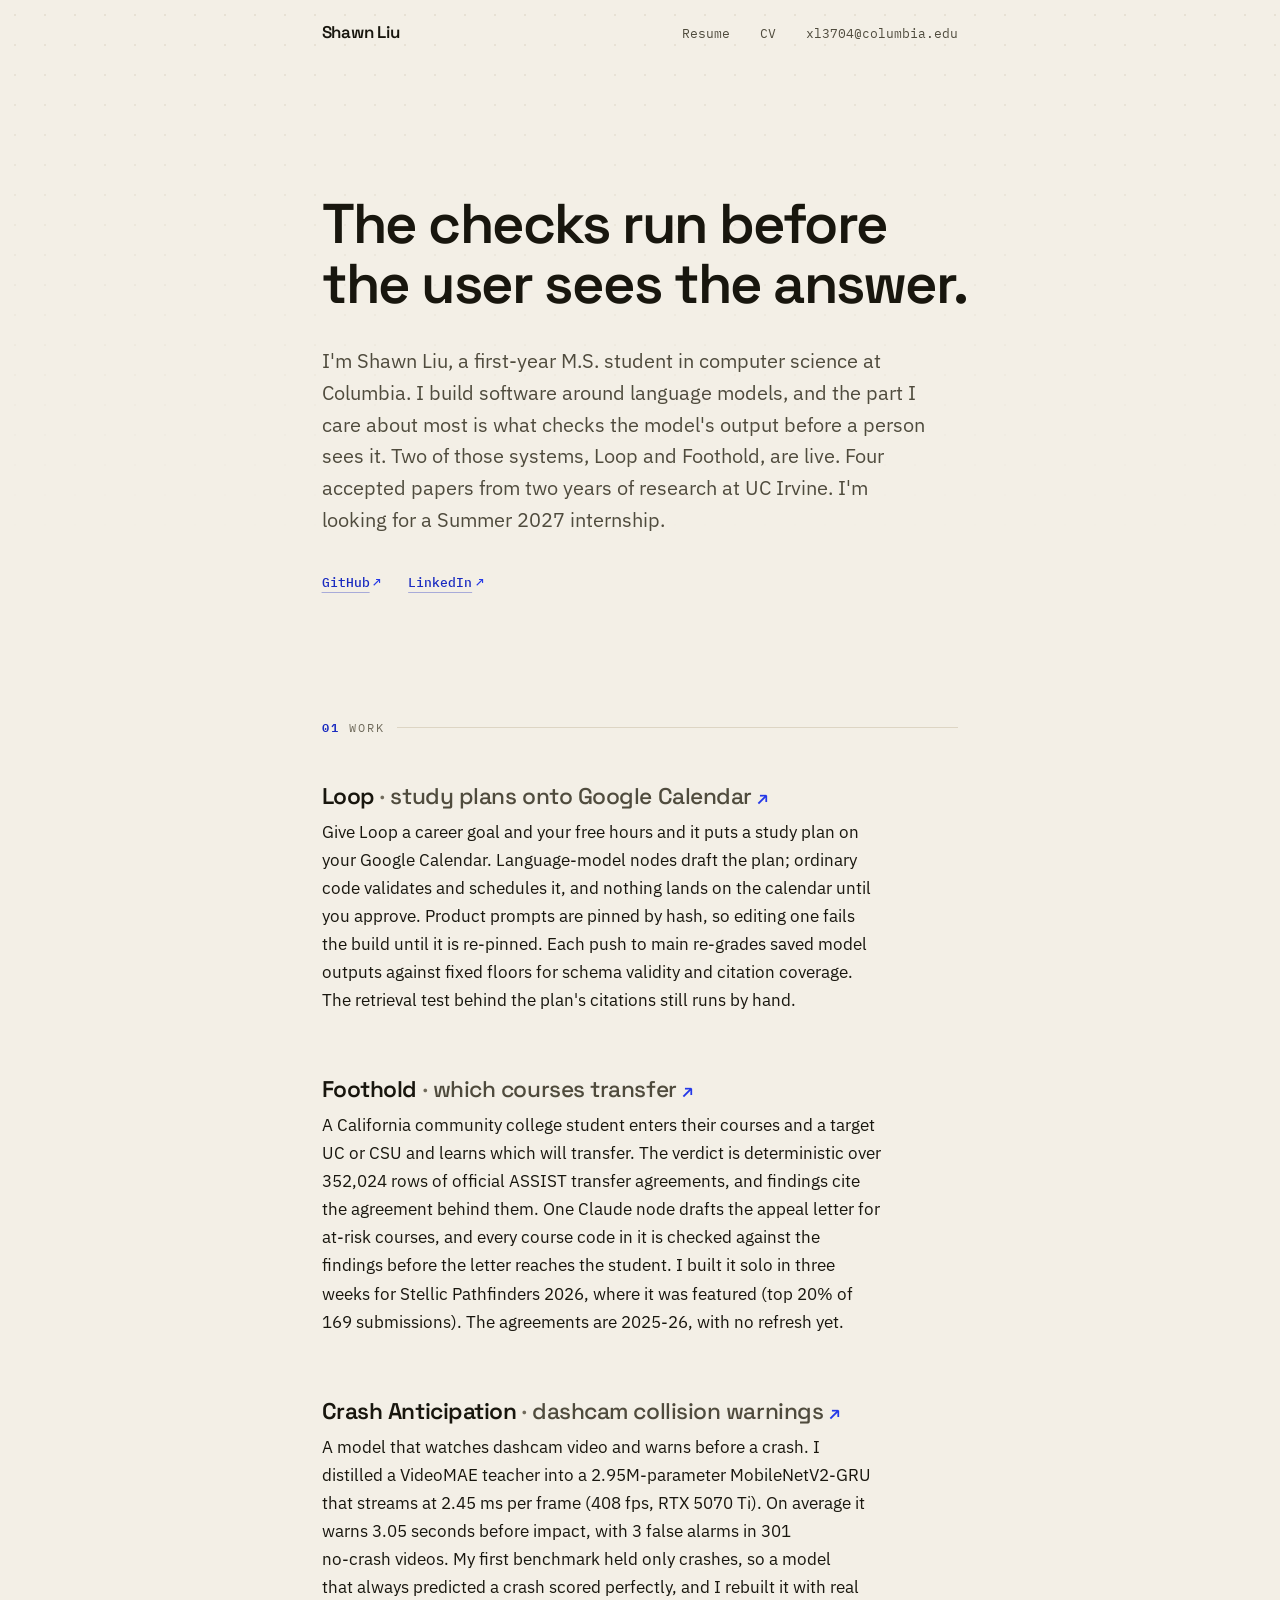
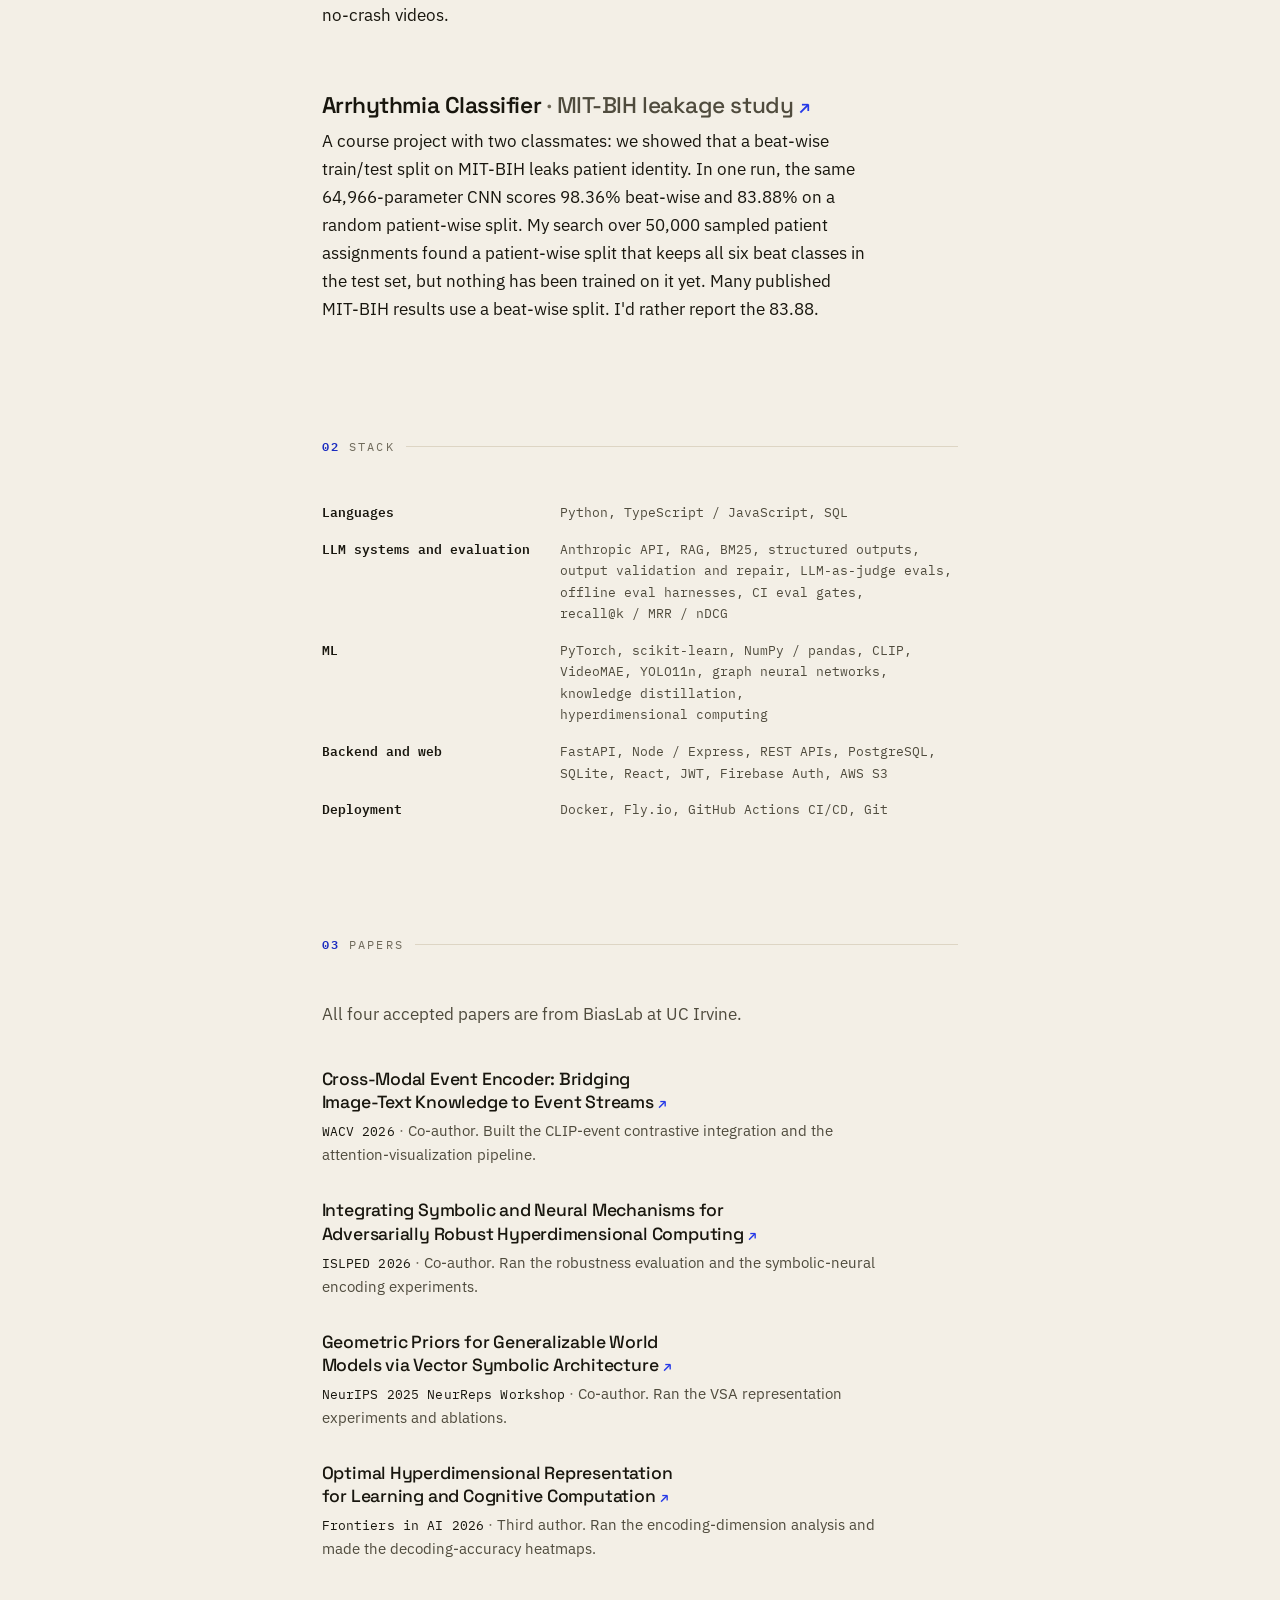
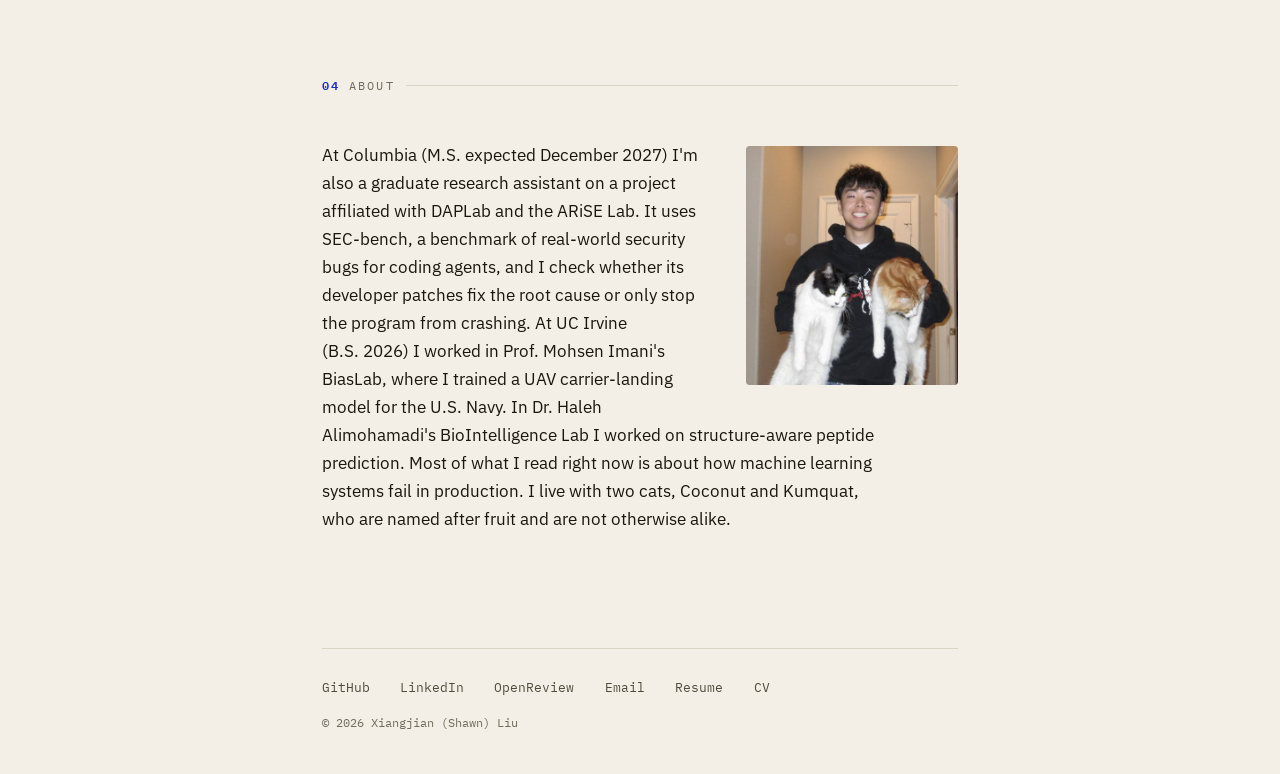
<file: index.html>
<!doctype html>
<html lang="en">
<head>
  <meta charset="utf-8" />
  <meta name="viewport" content="width=device-width, initial-scale=1" />
  <title>Xiangjian (Shawn) Liu · Columbia M.S. CS · ML and LLM systems</title>
  <meta name="description" content="Columbia M.S. CS student building LLM software and the checks that run before a person sees the output. Two systems live, four accepted papers." />
  <meta name="author" content="Xiangjian (Shawn) Liu" />
  <meta name="robots" content="index, follow, max-image-preview:large, max-snippet:-1" />
  <meta name="theme-color" content="#f3efe6" />
  <meta name="color-scheme" content="light" />
  <link rel="canonical" href="https://shawnnnliu.github.io/" />
  <link rel="sitemap" type="application/xml" href="sitemap.xml" />

  <!-- Icons -->
  <link rel="icon" href="favicon.ico" sizes="48x48" />
  <link rel="icon" href="favicon-96.png" type="image/png" sizes="96x96" />
  <link rel="apple-touch-icon" href="apple-touch-icon.png" />

  <!-- Identity -->
  <link rel="me" href="https://github.com/ShawnnnLiu/" />
  <link rel="me" href="https://www.linkedin.com/in/xiangjian-shawn-liu/" />

  <!-- Open Graph / Twitter -->
  <meta property="og:type" content="website" />
  <meta property="og:url" content="https://shawnnnliu.github.io/" />
  <meta property="og:site_name" content="Shawn Liu" />
  <meta property="og:locale" content="en_US" />
  <meta property="og:title" content="Shawn Liu · The checks run before the user sees the answer" />
  <meta property="og:description" content="Software around language models, and the checks that run before a person sees the output. Two systems live, four accepted papers. First-year M.S. CS student at Columbia." />
  <meta property="og:image" content="https://shawnnnliu.github.io/assets/og-card-2026-10.png" />
  <meta property="og:image:type" content="image/png" />
  <meta property="og:image:width" content="1200" />
  <meta property="og:image:height" content="630" />
  <meta property="og:image:alt" content="Shawn Liu. The checks run before the user sees the answer. Columbia M.S. CS, two systems live, four accepted papers. shawnnnliu.github.io" />
  <meta name="twitter:card" content="summary_large_image" />
  <meta name="twitter:title" content="Shawn Liu · The checks run before the user sees the answer" />
  <meta name="twitter:description" content="Software around language models, and the checks that run before a person sees the output. Two systems live, four accepted papers. First-year M.S. CS student at Columbia." />
  <meta name="twitter:image" content="https://shawnnnliu.github.io/assets/og-card-2026-10.png" />
  <meta name="twitter:image:alt" content="Shawn Liu. The checks run before the user sees the answer." />

  <link rel="preconnect" href="https://fonts.googleapis.com" />
  <link rel="preconnect" href="https://fonts.gstatic.com" crossorigin />
  <link href="https://fonts.googleapis.com/css2?family=IBM+Plex+Mono:wght@400;500;600&family=IBM+Plex+Sans:wght@400&family=Space+Grotesk:wght@500;600&display=swap" rel="stylesheet" />
  <link rel="stylesheet" href="style.css?v=2026-10-17" />

  <script type="application/ld+json">
  {
    "@context": "https://schema.org",
    "@graph": [
      {
        "@type": "WebSite",
        "@id": "https://shawnnnliu.github.io/#website",
        "url": "https://shawnnnliu.github.io/",
        "name": "Shawn Liu",
        "alternateName": [
          "Xiangjian (Shawn) Liu",
          "Xiangjian Liu"
        ],
        "publisher": {
          "@id": "https://shawnnnliu.github.io/#person"
        },
        "inLanguage": "en"
      },
      {
        "@type": "ProfilePage",
        "@id": "https://shawnnnliu.github.io/#profilepage",
        "url": "https://shawnnnliu.github.io/",
        "name": "Xiangjian (Shawn) Liu · Columbia M.S. CS · ML and LLM systems",
        "isPartOf": {
          "@id": "https://shawnnnliu.github.io/#website"
        },
        "mainEntity": {
          "@id": "https://shawnnnliu.github.io/#person"
        },
        "dateModified": "2026-10-16",
        "primaryImageOfPage": {
          "@type": "ImageObject",
          "url": "https://shawnnnliu.github.io/assets/og-card-2026-10.png",
          "width": 1200,
          "height": 630
        },
        "inLanguage": "en"
      },
      {
        "@type": "Person",
        "@id": "https://shawnnnliu.github.io/#person",
        "name": "Xiangjian (Shawn) Liu",
        "alternateName": [
          "Shawn Liu",
          "Xiangjian Liu"
        ],
        "givenName": "Xiangjian",
        "familyName": "Liu",
        "url": "https://shawnnnliu.github.io/",
        "image": "https://shawnnnliu.github.io/assets/portrait.jpg",
        "description": "First-year M.S. student in computer science at Columbia, expected December 2027, and a 2026 UC Irvine computer science graduate, building software around language models and the checks that run before a person sees the output.",
        "affiliation": {
          "@type": "CollegeOrUniversity",
          "name": "Columbia University",
          "sameAs": "https://www.wikidata.org/wiki/Q49088"
        },
        "alumniOf": {
          "@type": "CollegeOrUniversity",
          "name": "University of California, Irvine",
          "sameAs": "https://www.wikidata.org/wiki/Q868421"
        },
        "knowsAbout": [
          "LLM evaluation",
          "Retrieval evaluation",
          "Machine learning",
          "Computer vision",
          "Knowledge distillation",
          "Hyperdimensional computing",
          "Full-stack engineering"
        ],
        "email": "mailto:xl3704@columbia.edu",
        "sameAs": [
          "https://github.com/ShawnnnLiu/",
          "https://www.linkedin.com/in/xiangjian-shawn-liu/",
          "https://openreview.net/profile?id=%7EXiangjian_Liu1"
        ]
      },
      {
        "@type": "ScholarlyArticle",
        "headline": "Cross-Modal Event Encoder: Bridging Image-Text Knowledge to Event Streams",
        "author": [
          {
            "@type": "Person",
            "name": "Sungheon Jeong"
          },
          {
            "@type": "Person",
            "name": "Hanning Chen"
          },
          {
            "@type": "Person",
            "name": "Sanggeon Yun"
          },
          {
            "@type": "Person",
            "name": "Suhyeon Cho"
          },
          {
            "@type": "Person",
            "name": "Wenjun Huang"
          },
          {
            "@id": "https://shawnnnliu.github.io/#person"
          },
          {
            "@type": "Person",
            "name": "Mohsen Imani"
          }
        ],
        "url": "https://openaccess.thecvf.com/content/WACV2026/html/Jeong_Cross-Modal_Event_Encoder_Bridging_Image-Text_Knowledge_to_Event_Streams_WACV_2026_paper.html",
        "sameAs": "https://arxiv.org/abs/2412.03093",
        "isPartOf": {
          "@type": "CreativeWorkSeries",
          "name": "IEEE/CVF Winter Conference on Applications of Computer Vision (WACV) 2026"
        },
        "pagination": "3213-3222",
        "datePublished": "2026-03"
      },
      {
        "@type": "ScholarlyArticle",
        "headline": "Integrating Symbolic and Neural Mechanisms for Adversarially Robust Hyperdimensional Computing",
        "author": [
          {
            "@type": "Person",
            "name": "Hamza Errahmouni Barkam"
          },
          {
            "@type": "Person",
            "name": "Salaar Saraj"
          },
          {
            "@type": "Person",
            "name": "Zhen Ye"
          },
          {
            "@id": "https://shawnnnliu.github.io/#person"
          },
          {
            "@type": "Person",
            "name": "Haleh Alimohamadi"
          },
          {
            "@type": "Person",
            "name": "Nathaniel Bastian"
          },
          {
            "@type": "Person",
            "name": "Mohsen Imani"
          }
        ],
        "url": "https://doi.org/10.1145/3816440.3818596",
        "isPartOf": {
          "@type": "CreativeWorkSeries",
          "name": "ACM/IEEE International Symposium on Low Power Electronics and Design (ISLPED) 2026"
        },
        "datePublished": "2026"
      },
      {
        "@type": "ScholarlyArticle",
        "headline": "Geometric Priors for Generalizable World Models via Vector Symbolic Architecture",
        "author": [
          {
            "@type": "Person",
            "name": "William Youngwoo Chung"
          },
          {
            "@type": "Person",
            "name": "Calvin Yeung"
          },
          {
            "@type": "Person",
            "name": "Hansen Jin Lillemark"
          },
          {
            "@type": "Person",
            "name": "Zhuowen Zou"
          },
          {
            "@id": "https://shawnnnliu.github.io/#person"
          },
          {
            "@type": "Person",
            "name": "Mohsen Imani"
          }
        ],
        "url": "https://openreview.net/forum?id=0MJ1PW2vE8",
        "isPartOf": {
          "@type": "CreativeWorkSeries",
          "name": "NeurIPS 2025 Workshop on Symmetry and Geometry in Neural Representations (NeurReps)"
        },
        "datePublished": "2025",
        "sameAs": "https://arxiv.org/abs/2602.21467"
      },
      {
        "@type": "ScholarlyArticle",
        "headline": "Optimal Hyperdimensional Representation for Learning and Cognitive Computation",
        "author": [
          {
            "@type": "Person",
            "name": "Prathyush P. Poduval"
          },
          {
            "@type": "Person",
            "name": "Hamza Errahmouni Barkam"
          },
          {
            "@id": "https://shawnnnliu.github.io/#person"
          },
          {
            "@type": "Person",
            "name": "Sanggeon Yun"
          },
          {
            "@type": "Person",
            "name": "Yang Ni"
          },
          {
            "@type": "Person",
            "name": "Zhuowen Zou"
          },
          {
            "@type": "Person",
            "name": "Nathaniel D. Bastian"
          },
          {
            "@type": "Person",
            "name": "Mohsen Imani"
          }
        ],
        "url": "https://www.frontiersin.org/journals/artificial-intelligence/articles/10.3389/frai.2026.1690492/full",
        "identifier": "https://doi.org/10.3389/frai.2026.1690492",
        "isPartOf": {
          "@type": "Periodical",
          "name": "Frontiers in Artificial Intelligence"
        },
        "datePublished": "2026-02-10"
      }
    ]
  }
  </script>
</head>
<body>
  <a class="skip" href="#main">Skip to content</a>

  <header class="masthead">
    <div class="col masthead__in">
      <a class="masthead__name" href="#top">Shawn Liu</a>
      <nav class="masthead__links" aria-label="Resume, CV and email">
        <a href="assets/CV/Shawn_Liu_Resume.pdf" target="_blank" rel="noopener">Resume<span class="vh"> (PDF)</span></a>
        <a href="assets/CV/Shawn_Liu_CV.pdf" target="_blank" rel="noopener">CV<span class="vh"> (PDF)</span></a>
        <a href="mailto:xl3704@columbia.edu"><span class="mail-full">xl3704@columbia.edu</span> <span class="mail-short">Email</span></a>
      </nav>
    </div>
  </header>

  <main id="main">
    <section class="hero col" aria-labelledby="hero-title">
      <h1 id="hero-title">The checks run before the user sees the answer.</h1>
      <p class="lede">I'm Shawn Liu, a <span class="nw">first-year</span> M.S. student in computer science at Columbia. I build software around language models, and the part I care about most is what checks the model's output before a person sees it. Two of those systems, Loop and Foothold, are live. Four accepted papers from two years of research at UC&nbsp;Irvine. I'm looking for a Summer 2027 internship.</p>
      <p class="hero__links">
        <a class="out" href="https://github.com/ShawnnnLiu/" target="_blank" rel="noopener"><span>GitHub</span></a>
        <a class="out" href="https://www.linkedin.com/in/xiangjian-shawn-liu/" target="_blank" rel="noopener"><span>LinkedIn</span></a>
      </p>
    </section>

    <section class="block col" id="work" aria-labelledby="work-label">
      <h2 class="label" id="work-label"><span><span class="idx" aria-hidden="true">01</span> Work</span></h2>

      <article class="item">
        <h3 class="item__t"><a href="https://loop-study.com" target="_blank" rel="noopener"><span class="nm">Loop</span> <span class="sep">·</span> <span class="ds">study plans onto Google <span class="nw out">Calendar</span></span></a></h3>
        <p>Give Loop a career goal and your free hours and it puts a study plan on your Google Calendar. <span class="nw">Language-model</span> nodes draft the plan; ordinary code validates and schedules it, and nothing lands on the calendar until you approve. Product prompts are pinned by hash, so editing one fails the build until it is <span class="nw">re-pinned</span>. Each push to main <span class="nw">re-grades</span> saved model outputs against fixed floors for schema validity and citation coverage. The retrieval test behind the plan's citations still runs by hand.</p>
      </article>

      <article class="item">
        <h3 class="item__t"><a href="https://foothold-transfer.com" target="_blank" rel="noopener"><span class="nm">Foothold</span> <span class="sep">·</span> <span class="ds">which courses <span class="nw out">transfer</span></span></a></h3>
        <p>A California community college student enters their courses and a target UC or CSU and learns which will transfer. The verdict is deterministic over 352,024 rows of official ASSIST transfer agreements, and findings cite the agreement behind them. One Claude node drafts the appeal letter for <span class="nw">at-risk</span> courses, and every course code in it is checked against the findings before the letter reaches the student. I built it solo in three weeks for Stellic Pathfinders 2026, where it was featured (top 20% of 169 submissions). The agreements are <span class="nw">2025-26</span>, with no refresh yet.</p>
      </article>

      <article class="item">
        <h3 class="item__t"><a href="https://github.com/ShawnnnLiu/Crash-Anticipation" target="_blank" rel="noopener"><span class="nm">Crash Anticipation</span> <span class="sep">·</span> <span class="ds">dashcam collision <span class="nw out">warnings</span></span></a></h3>
        <p>A model that watches dashcam video and warns before a crash. I distilled a VideoMAE teacher into a <span class="nw">2.95M-parameter</span> <span class="nw">MobileNetV2-GRU</span> that streams at 2.45&nbsp;ms per frame (408&nbsp;fps, <span class="nw">RTX 5070 Ti</span>). On average it warns 3.05 seconds before impact, with 3 false alarms in 301 <span class="nw">no-crash</span> videos. My first benchmark held only crashes, so a model that always predicted a crash scored perfectly, and I rebuilt it with real <span class="nw">no-crash</span> videos.</p>
      </article>

      <article class="item">
        <h3 class="item__t"><a href="https://github.com/ShawnnnLiu/Arrythmia_Classifier" target="_blank" rel="noopener"><span class="nm">Arrhythmia Classifier</span> <span class="sep">·</span> <span class="ds"><span class="nw">MIT-BIH</span> leakage <span class="nw out">study</span></span></a></h3>
        <p>A course project with two classmates: we showed that a <span class="nw">beat-wise</span> train/test split on <span class="nw">MIT-BIH</span> leaks patient identity. In one run, the same <span class="nw">64,966-parameter</span> CNN scores 98.36% <span class="nw">beat-wise</span> and 83.88% on a random <span class="nw">patient-wise</span> split. My search over 50,000 sampled patient assignments found a <span class="nw">patient-wise</span> split that keeps all six beat classes in the test set, but nothing has been trained on it yet. Many published <span class="nw">MIT-BIH</span> results use a <span class="nw">beat-wise</span> split. I'd rather report the 83.88.</p>
      </article>
    </section>

    <section class="block col" id="stack" aria-labelledby="stack-label">
      <h2 class="label" id="stack-label"><span><span class="idx" aria-hidden="true">02</span> Stack</span></h2>
      <dl class="stack">
        <div><dt>Languages</dt><dd><span>Python</span>, <span>TypeScript / JavaScript</span>, <span>SQL</span></dd></div>
        <div><dt>LLM systems and evaluation</dt><dd><span>Anthropic API</span>, <span>RAG</span>, <span>BM25</span>, <span>structured outputs</span>, <span>output validation and repair</span>, <span>LLM-as-judge evals</span>, <span>offline eval harnesses</span>, <span>CI eval gates</span>, <span>recall@k / MRR / nDCG</span></dd></div>
        <div><dt>ML</dt><dd><span>PyTorch</span>, <span>scikit-learn</span>, <span>NumPy / pandas</span>, <span>CLIP</span>, <span>VideoMAE</span>, <span>YOLO11n</span>, <span>graph neural networks</span>, <span>knowledge distillation</span>, <span>hyperdimensional computing</span></dd></div>
        <div><dt>Backend and web</dt><dd><span>FastAPI</span>, <span>Node / Express</span>, <span>REST APIs</span>, <span>PostgreSQL</span>, <span>SQLite</span>, <span>React</span>, <span>JWT</span>, <span>Firebase Auth</span>, <span>AWS S3</span></dd></div>
        <div><dt>Deployment</dt><dd><span>Docker</span>, <span>Fly.io</span>, <span>GitHub Actions CI/CD</span>, <span>Git</span></dd></div>
      </dl>
    </section>

    <section class="block col" id="papers" aria-labelledby="papers-label">
      <h2 class="label" id="papers-label"><span><span class="idx" aria-hidden="true">03</span> Papers</span></h2>
      <p class="papers__intro">All four accepted papers are from BiasLab at UC&nbsp;Irvine.</p>
      <ol class="papers" role="list">
        <li class="paper">
          <h3 class="paper__t"><a href="https://openaccess.thecvf.com/content/WACV2026/html/Jeong_Cross-Modal_Event_Encoder_Bridging_Image-Text_Knowledge_to_Event_Streams_WACV_2026_paper.html" target="_blank" rel="noopener"><span class="nw">Cross-Modal</span> Event Encoder: Bridging <span class="nw">Image-Text</span> Knowledge to Event <span class="nw out">Streams</span></a></h3>
          <p class="paper__m"><span class="venue">WACV 2026</span> <span class="sep">·</span> <span class="nw">Co-author</span>. Built the <span class="nw">CLIP-event</span> contrastive integration and the <span class="nw">attention-visualization</span> pipeline.</p>
        </li>
        <li class="paper">
          <h3 class="paper__t"><a href="https://doi.org/10.1145/3816440.3818596" target="_blank" rel="noopener">Integrating Symbolic and Neural Mechanisms for Adversarially Robust Hyperdimensional <span class="nw out">Computing</span></a></h3>
          <p class="paper__m"><span class="venue">ISLPED 2026</span> <span class="sep">·</span> <span class="nw">Co-author</span>. Ran the robustness evaluation and the <span class="nw">symbolic-neural</span> encoding experiments.</p>
        </li>
        <li class="paper">
          <h3 class="paper__t"><a href="https://openreview.net/forum?id=0MJ1PW2vE8" target="_blank" rel="noopener">Geometric Priors for Generalizable World Models via Vector Symbolic <span class="nw out">Architecture</span></a></h3>
          <p class="paper__m"><span class="venue">NeurIPS 2025 NeurReps Workshop</span> <span class="sep">·</span> <span class="nw">Co-author</span>. Ran the VSA representation experiments and ablations.</p>
        </li>
        <li class="paper">
          <h3 class="paper__t"><a href="https://www.frontiersin.org/journals/artificial-intelligence/articles/10.3389/frai.2026.1690492/full" target="_blank" rel="noopener">Optimal Hyperdimensional Representation for Learning and Cognitive <span class="nw out">Computation</span></a></h3>
          <p class="paper__m"><span class="venue">Frontiers in AI 2026</span> <span class="sep">·</span> Third author. Ran the <span class="nw">encoding-dimension</span> analysis and made the <span class="nw">decoding-accuracy</span> heatmaps.</p>
        </li>
      </ol>
    </section>

    <section class="block col" id="about" aria-labelledby="about-label">
      <h2 class="label" id="about-label"><span><span class="idx" aria-hidden="true">04</span> About</span></h2>
      <div class="about">
        <img src="assets/portrait.jpg" width="480" height="540" alt="Shawn Liu holding Coconut, a black-and-white cat, and Kumquat, an orange-and-white cat" loading="lazy" decoding="async" />
        <p>At Columbia <span class="nw">(M.S. expected</span> <span class="nw">December 2027)</span> I'm also a graduate research assistant on a project affiliated with DAPLab and the ARiSE Lab. It uses <span class="nw">SEC-bench</span>, a benchmark of <span class="nw">real-world</span> security bugs for coding agents, and I check whether its developer patches fix the root cause or only stop the program from crashing. At UC&nbsp;Irvine <span class="nw">(B.S. 2026)</span> I worked in Prof.&nbsp;Mohsen Imani's BiasLab, where I trained a UAV <span class="nw">carrier-landing</span> model for the U.S.&nbsp;Navy. In Dr.&nbsp;Haleh Alimohamadi's BioIntelligence Lab I worked on <span class="nw">structure-aware</span> peptide prediction. Most of what I read right now is about how machine learning systems fail in production. I live with two cats, Coconut and Kumquat, who are named after fruit and are not otherwise alike.</p>
      </div>
    </section>
  </main>

  <footer class="foot">
    <div class="col"><div class="foot__in">
      <nav class="foot__links" aria-label="Links">
        <a href="https://github.com/ShawnnnLiu/" target="_blank" rel="noopener">GitHub</a>
        <a href="https://www.linkedin.com/in/xiangjian-shawn-liu/" target="_blank" rel="noopener">LinkedIn</a>
        <a href="https://openreview.net/profile?id=%7EXiangjian_Liu1" target="_blank" rel="noopener">OpenReview</a>
        <a href="mailto:xl3704@columbia.edu">Email</a>
        <a href="assets/CV/Shawn_Liu_Resume.pdf" target="_blank" rel="noopener">Resume<span class="vh"> (PDF)</span></a>
        <a href="assets/CV/Shawn_Liu_CV.pdf" target="_blank" rel="noopener">CV<span class="vh"> (PDF)</span></a>
      </nav>
      <p class="foot__c">© 2026 Xiangjian (Shawn) Liu</p>
    </div></div>
  </footer>
</body>
</html>
</file>
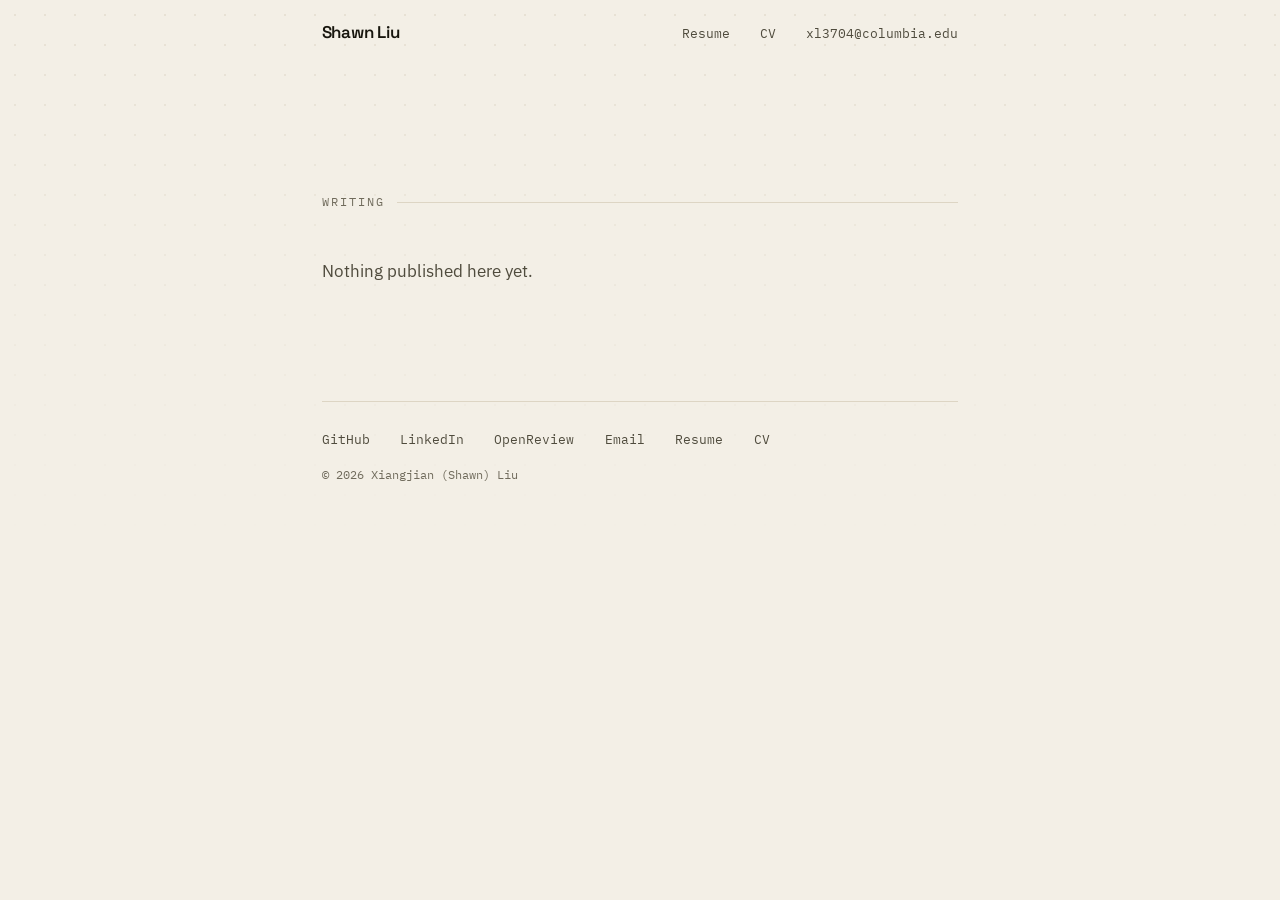
<file: writing/index.html>
<!doctype html>
<html lang="en">
<head>
  <meta charset="utf-8" />
  <meta name="viewport" content="width=device-width, initial-scale=1" />
  <title>Writing · Shawn Liu</title>
  <meta name="description" content="Writing by Xiangjian (Shawn) Liu. Nothing published yet." />
  <meta name="author" content="Xiangjian (Shawn) Liu" />
  <!-- Kept out of search until the first post is live; then switch to index and add it to sitemap.xml. -->
  <meta name="robots" content="noindex, follow" />
  <meta name="theme-color" content="#f3efe6" />
  <meta name="color-scheme" content="light" />
  <link rel="canonical" href="https://shawnnnliu.github.io/writing/" />
  <link rel="icon" href="../favicon.ico" sizes="48x48" />
  <link rel="icon" href="../favicon-96.png" type="image/png" sizes="96x96" />
  <link rel="apple-touch-icon" href="../apple-touch-icon.png" />
  <link rel="preconnect" href="https://fonts.googleapis.com" />
  <link rel="preconnect" href="https://fonts.gstatic.com" crossorigin />
  <link href="https://fonts.googleapis.com/css2?family=IBM+Plex+Mono:wght@400;500;600&family=IBM+Plex+Sans:wght@400&family=Space+Grotesk:wght@500;600&display=swap" rel="stylesheet" />
  <link rel="stylesheet" href="../style.css?v=2026-10-17" />
</head>
<body>
  <a class="skip" href="#main">Skip to content</a>

  <header class="masthead">
    <div class="col masthead__in">
      <a class="masthead__name" href="../index.html">Shawn Liu</a>
      <nav class="masthead__links" aria-label="Resume, CV and email">
        <a href="../assets/CV/Shawn_Liu_Resume.pdf" target="_blank" rel="noopener">Resume<span class="vh"> (PDF)</span></a>
        <a href="../assets/CV/Shawn_Liu_CV.pdf" target="_blank" rel="noopener">CV<span class="vh"> (PDF)</span></a>
        <a href="mailto:xl3704@columbia.edu"><span class="mail-full">xl3704@columbia.edu</span> <span class="mail-short">Email</span></a>
      </nav>
    </div>
  </header>

  <main id="main">
    <section class="writing block col" aria-labelledby="writing-label">
      <h1 class="label" id="writing-label"><span>Writing</span></h1>
      <p class="empty">Nothing published here yet.</p>
    </section>
  </main>

  <footer class="foot">
    <div class="col"><div class="foot__in">
      <nav class="foot__links" aria-label="Links">
        <a href="https://github.com/ShawnnnLiu/" target="_blank" rel="noopener">GitHub</a>
        <a href="https://www.linkedin.com/in/xiangjian-shawn-liu/" target="_blank" rel="noopener">LinkedIn</a>
        <a href="https://openreview.net/profile?id=%7EXiangjian_Liu1" target="_blank" rel="noopener">OpenReview</a>
        <a href="mailto:xl3704@columbia.edu">Email</a>
        <a href="../assets/CV/Shawn_Liu_Resume.pdf" target="_blank" rel="noopener">Resume<span class="vh"> (PDF)</span></a>
        <a href="../assets/CV/Shawn_Liu_CV.pdf" target="_blank" rel="noopener">CV<span class="vh"> (PDF)</span></a>
      </nav>
      <p class="foot__c">© 2026 Xiangjian (Shawn) Liu</p>
    </div></div>
  </footer>
</body>
</html>
</file>
<file: style.css>
/* ============================================================
   shawnnnliu.github.io: one column, no JavaScript.
   Tokens, fonts and the dotted texture carry over from the 2026
   design; cards, bands, badges and animation are gone.
   ============================================================ */

:root {
  --paper:   #f3efe6;
  --ink:     #18160e;
  --ink-2:   #4f4b3d;
  --ink-3:   #706b5c;   /* 4.6:1 on paper (the old #7b7666 was 3.96:1) */
  --line:    #ddd5c4;
  --accent:  #2438e8;
  --accent-deep: #1a2bc0;   /* links and small text on paper */

  --sans: 'IBM Plex Sans', system-ui, -apple-system, 'Segoe UI', Roboto, sans-serif;
  --display: 'Space Grotesk', var(--sans);
  --mono: 'IBM Plex Mono', ui-monospace, SFMono-Regular, Menlo, monospace;

  --r: 4px;
  --pad: clamp(1.1rem, 4vw, 2.6rem);
  --col: 720px;
  --measure: 35rem;          /* about 68 characters of body text */
  --gap-block: clamp(4.25rem, 9vw, 7.5rem);
}

* { box-sizing: border-box; }
html { -webkit-text-size-adjust: 100%; background: var(--paper); }
body {
  margin: 0;
  position: relative;
  z-index: 0;
  font-family: var(--sans);
  font-size: 17px;
  line-height: 1.65;
  color: var(--ink);
  background: var(--paper);
  -webkit-font-smoothing: antialiased;
  text-rendering: optimizeLegibility;
}

/* Graph-paper dots behind the top of the page, fading out. */
body::before {
  content: "";
  position: absolute;
  top: 0; left: 0; right: 0;
  height: 780px;
  z-index: -1;
  pointer-events: none;
  background-image: radial-gradient(var(--line) 1px, transparent 1.4px);
  background-size: 30px 30px;
  opacity: .55;
  -webkit-mask-image: linear-gradient(180deg, #000 0%, transparent 72%);
  mask-image: linear-gradient(180deg, #000 0%, transparent 72%);
}

img { max-width: 100%; display: block; }
a { color: var(--accent-deep); text-decoration: none; }
h1, h2, h3 { margin: 0; color: var(--ink); }
p { margin: 0; }
ol, ul, dl, dd { margin: 0; padding: 0; list-style: none; }
::selection { background: var(--accent); color: #fff; }
:focus-visible { outline: 2.5px solid var(--accent); outline-offset: 3px; border-radius: 2px; }
.nw { white-space: nowrap; }
.vh {   /* visually hidden, still read by screen readers */
  position: absolute; width: 1px; height: 1px; margin: -1px; padding: 0;
  overflow: hidden; clip: rect(0 0 0 0); white-space: nowrap; border: 0;
}

.col { width: 100%; max-width: var(--col); margin-inline: auto; padding-inline: var(--pad); }

.skip {
  position: absolute;
  left: var(--pad);
  top: -100px;
  padding: .55rem .9rem;
  background: var(--ink);
  color: var(--paper);
  font-family: var(--mono);
  font-size: .8rem;
  border-radius: var(--r);
  z-index: 10;
}
.skip:focus { top: .6rem; }

/* Outbound arrow, silent to screen readers where alt text for
   generated content is supported. */
.out::after {
  content: "\2197";
  content: "\2197" / "";
  display: inline-block;
  margin-left: .3em;
  font-size: .82em;
  color: var(--accent);
  transition: transform .2s ease;
}
a:hover .out::after, a.out:hover::after { transform: translate(2px, -2px); }

/* Every standalone link is at least a 44px target. */
.masthead a,
.hero__links a,
.foot a { display: inline-flex; align-items: center; min-height: 44px; }

/* ---------- Header ---------- */
.masthead__in {
  display: flex;
  align-items: center;
  justify-content: space-between;
  gap: 1rem;
  padding-block: .7rem;
}
.masthead__name {
  font-family: var(--display);
  font-weight: 600;
  font-size: 1.06rem;
  letter-spacing: -.015em;
  color: var(--ink);
}
.masthead__links { display: flex; align-items: center; gap: clamp(1.1rem, 3vw, 1.9rem); }
.masthead__links a {
  font-family: var(--mono);
  font-size: .8rem;
  color: var(--ink-2);
  transition: color .2s;
}
.masthead a:hover { color: var(--accent-deep); }
.mail-short { display: none; }
@media (max-width: 479px) {
  .mail-full { display: none; }
  .mail-short { display: inline; }
}

/* ---------- Hero ---------- */
.hero { padding-top: clamp(3.4rem, 10vw, 8.5rem); padding-bottom: var(--gap-block); }
.hero h1 {
  /* Wider than the text column so the line sets in two lines on a desktop
     screen; the right edge never passes the page gutter. */
  width: min(52rem, calc(50vw + var(--col) / 2 - 2 * var(--pad)));
  max-width: calc(100vw - 2 * var(--pad));
  font-family: var(--display);
  font-weight: 600;
  font-size: clamp(36px, calc(19px + 3.6vw), 56px);
  line-height: 1.06;
  letter-spacing: -.032em;
  text-wrap: balance;
  margin-bottom: clamp(1.4rem, 3vw, 2rem);
}
.lede {
  max-width: 38rem;
  font-size: clamp(1.1rem, 1.6vw, 1.3rem);   /* never smaller than the 17px body text */
  line-height: 1.55;
  color: var(--ink-2);
  text-wrap: pretty;
}
.hero__links { display: flex; flex-wrap: wrap; gap: 0 1.7rem; margin-top: clamp(1.1rem, 2.4vw, 1.5rem); }
.hero__links a {
  font-family: var(--mono);
  font-size: .84rem;
  font-weight: 500;
}
.hero__links a span {
  text-decoration: underline;
  text-decoration-thickness: 1px;
  text-underline-offset: 5px;
  text-decoration-color: color-mix(in srgb, var(--accent-deep) 35%, transparent);
  transition: text-decoration-color .2s;
}
.hero__links a:hover span { text-decoration-color: var(--accent-deep); }
.hero__links .out::after { font-size: 1em; margin-left: .25em; }

/* ---------- Blocks ---------- */
.block { padding-bottom: var(--gap-block); }
.label {
  display: flex;
  align-items: center;
  gap: .7rem;
  font-family: var(--mono);
  font-size: .74rem;
  font-weight: 400;
  line-height: 1.4;
  letter-spacing: .18em;
  text-transform: uppercase;
  color: var(--ink-3);
  margin-bottom: clamp(1.9rem, 4.5vw, 2.9rem);
}
.label .idx { color: var(--accent-deep); font-weight: 600; }
.label::after { content: ""; flex: 1; height: 1px; background: var(--line); }

/* ---------- 01 Work ---------- */
.item + .item { margin-top: clamp(2.6rem, 6vw, 3.9rem); }
.item__t {
  font-family: var(--display);
  font-weight: 600;
  font-size: clamp(1.2rem, calc(.95rem + .6vw), 1.42rem);
  line-height: 1.22;
  letter-spacing: -.02em;
  margin-bottom: .45rem;
  text-wrap: balance;
}
/* 44px target from padding cancelled by margin, so one-line and
   two-line titles sit the same distance from their paragraphs. */
.item__t a { display: inline-block; padding-block: 11px; margin-block: -11px; color: var(--ink); }
.item__t .sep { color: var(--ink-3); font-weight: 500; }
.item__t .ds { color: var(--ink-2); font-weight: 500; }
.item__t a:hover .ds { color: var(--accent-deep); }
/* Phones: the descriptor gets its own line instead of a dangling separator. */
@media (max-width: 479px) {
  .item__t .sep { display: none; }
  .item__t .ds { display: block; }
}
.item p { max-width: var(--measure); text-wrap: pretty; }

/* ---------- 02 Stack ---------- */
.stack { display: grid; gap: .95rem; font-family: var(--mono); font-size: .84rem; line-height: 1.6; }
.stack dt { font-weight: 600; color: var(--ink); }
.stack dd { color: var(--ink-2); text-wrap: pretty; }
.stack dd span { white-space: nowrap; }   /* break between items, never inside one */
@media (min-width: 640px) {
  .stack > div { display: grid; grid-template-columns: 13.5rem minmax(0, 1fr); column-gap: 1.4rem; }
}

/* ---------- 03 Papers ---------- */
.papers__intro { max-width: var(--measure); color: var(--ink-2); text-wrap: pretty; margin-bottom: clamp(1.9rem, 4.2vw, 2.5rem); }
.papers { display: grid; gap: clamp(1.5rem, 3.2vw, 2rem); }
.paper__t {
  font-family: var(--display);
  font-weight: 500;
  font-size: 1.1rem;
  line-height: 1.32;
  letter-spacing: -.012em;
  margin-bottom: .3rem;
  text-wrap: balance;
}
.paper__t a { display: inline-block; padding-block: 8px; margin-block: -8px; color: var(--ink); }
.paper__t a:hover { color: var(--accent-deep); }
.paper__m { max-width: var(--measure); font-size: .94rem; line-height: 1.6; color: var(--ink-2); text-wrap: pretty; }
.paper__m .venue { font-family: var(--mono); font-size: .8rem; letter-spacing: .01em; color: var(--ink); }
.paper__m .sep { color: var(--ink-3); }

/* ---------- 04 About ---------- */
/* Phones: text, then the photo. Wider: the photo floats right and the
   text runs back to full measure once it clears the photo. */
.about { display: flex; flex-direction: column; gap: 1.7rem; }
.about p { max-width: var(--measure); text-wrap: pretty; }
.about img {
  order: 2;
  width: min(240px, 66%);
  height: auto;
  aspect-ratio: 8 / 9;          /* crops the camera date stamp at the lower right */
  object-fit: cover;
  object-position: 50% 0%;
  border-radius: var(--r);
  background: var(--line);
}
@media (min-width: 720px) {
  .about { display: flow-root; }
  .about img { float: right; width: 212px; margin: .35rem 0 1rem 2.4rem; }
}

/* ---------- Writing page ---------- */
.writing { padding-top: clamp(3.4rem, 10vw, 8.5rem); }
.empty { color: var(--ink-2); }

/* ---------- Footer ---------- */
.foot__in {
  display: flex;
  flex-wrap: wrap;
  align-items: center;
  justify-content: space-between;
  gap: .2rem clamp(1rem, 3vw, 1.9rem);
  padding-top: 1rem;
  padding-bottom: clamp(1.4rem, 4vw, 2.6rem);
  border-top: 1px solid var(--line);
}
.foot__links { display: flex; flex-wrap: wrap; gap: 0 clamp(1rem, 3vw, 1.9rem); }
/* Phones: two even rows of three instead of five links and a stray one. */
@media (max-width: 479px) {
  .foot__links { display: grid; grid-template-columns: repeat(3, auto); justify-content: start; column-gap: 1.6rem; }
}
.foot a {
  font-family: var(--mono);
  font-size: .8rem;
  color: var(--ink-2);
  transition: color .2s;
}
.foot a:hover { color: var(--accent-deep); }
.foot__c { flex-basis: 100%; font-family: var(--mono); font-size: .74rem; color: var(--ink-3); }   /* always its own line, at every width */

@media (prefers-reduced-motion: reduce) {
  *, *::before, *::after { transition-duration: .001ms !important; }
}
</file>
